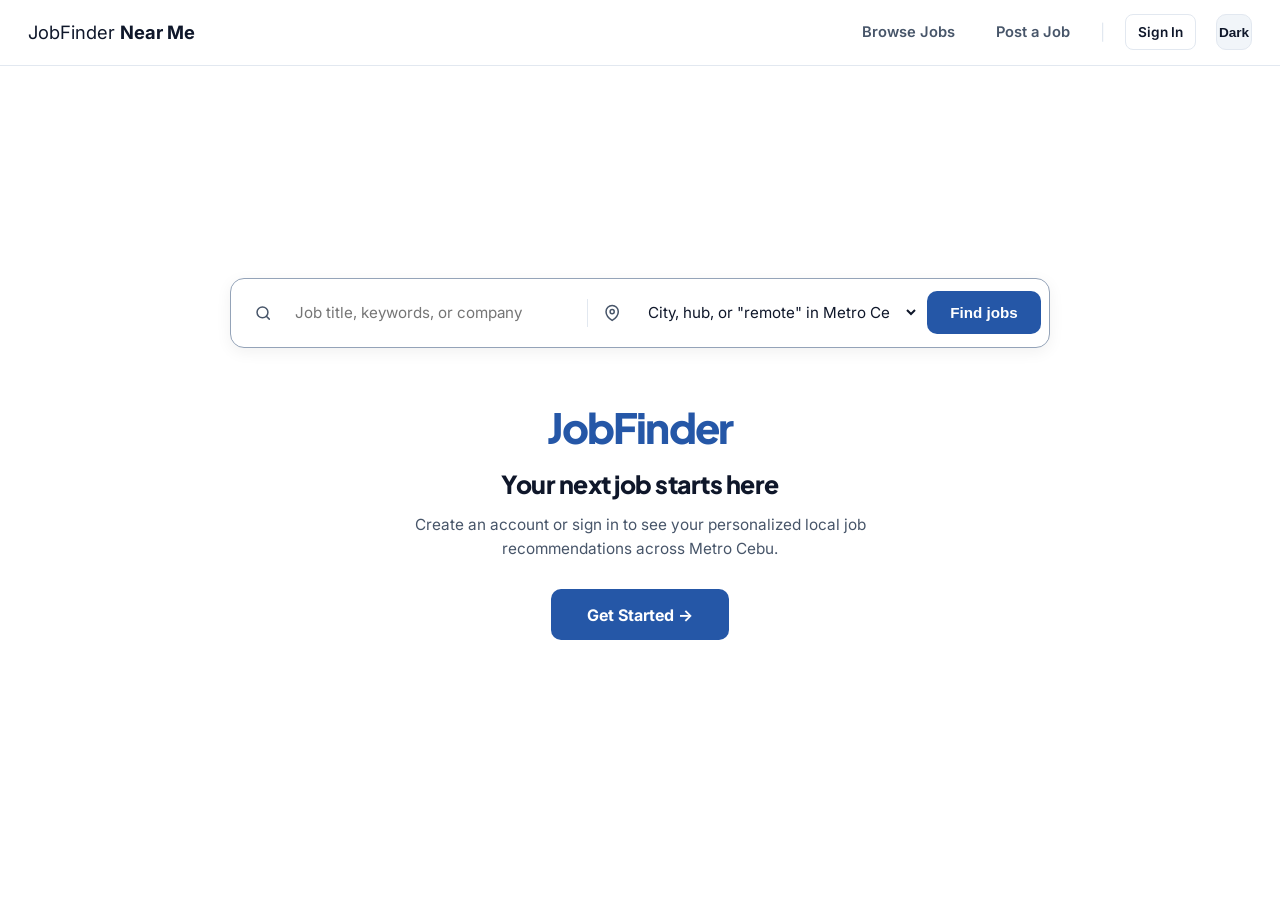
<file: jobfinder_project/landing.html>
<!-- File: landing.html -->
<!DOCTYPE html>
<html lang="en">
<head>
  <meta charset="UTF-8" />
  <meta name="viewport" content="width=device-width, initial-scale=1.0" />
  <title>JobSearch | JobFinder Near Me</title>
  <link rel="icon" href="data:image/svg+xml,<svg xmlns='http://www.w3.org/2000/svg' viewBox='0 0 24 24' fill='%232557a7'><path d='M12 2C8.13 2 5 5.13 5 9c0 5.25 7 13 7 13s7-7.75 7-13c0-3.87-3.13-7-7-7zm0 9.5a2.5 2.5 0 010-5 2.5 2.5 0 010 5z'/></svg>" />
  <link rel="preconnect" href="https://fonts.googleapis.com" />
  <link rel="preconnect" href="https://fonts.gstatic.com" crossorigin />
  <link href="https://fonts.googleapis.com/css2?family=Inter:wght@400;500;600;700&family=Plus+Jakarta+Sans:wght@700;800&display=swap" rel="stylesheet" />
  <link rel="stylesheet" href="css/style.css" />
  <link rel="stylesheet" href="css/components.css" />
  <style>
    html, body {
      min-height: 100vh;
      margin: 0;
      background-color: var(--bg-main, #ffffff);
      font-family: 'Inter', sans-serif;
      display: flex;
      flex-direction: column;
    }
    body.dark-mode {
      background-color: #0f172a !important;
    }
    .landing-main {
      flex: 1;
      display: flex;
      flex-direction: column;
      align-items: center;
      justify-content: center;
      padding: 2rem 1.25rem 5rem;
      max-width: 920px;
      width: 100%;
      margin: 0 auto;
      box-sizing: border-box;
    }
    .search-alert-pill {
      display: inline-flex;
      align-items: center;
      gap: 0.6rem;
      background: #fef2f2;
      border: 1px solid #fecaca;
      color: #991b1b;
      padding: 0.65rem 1.25rem;
      border-radius: 12px;
      font-size: 0.88rem;
      font-weight: 500;
      margin-bottom: 1.5rem;
    }
    .search-alert-pill.hidden {
      display: none;
    }
    .alert-icon {
      display: inline-flex;
      align-items: center;
      justify-content: center;
      width: 18px;
      height: 18px;
      background: #991b1b;
      color: white;
      border-radius: 50%;
      font-size: 0.72rem;
      font-weight: 800;
    }
    .unified-search-bar {
      display: flex;
      align-items: center;
      width: 100%;
      max-width: 820px;
      background: var(--bg-card, #ffffff);
      border: 1px solid #94a3b8;
      border-radius: 14px;
      padding: 0.45rem 0.5rem 0.45rem 1rem;
      box-shadow: 0 4px 16px rgba(0, 0, 0, 0.06);
      margin-bottom: 3rem;
      transition: border-color 0.2s, box-shadow 0.2s;
    }
    .unified-search-bar:focus-within {
      border-color: #2557a7;
      box-shadow: 0 6px 20px rgba(37, 87, 167, 0.12);
    }
    .search-segment {
      display: flex;
      align-items: center;
      gap: 0.65rem;
      flex: 1;
      padding: 0.4rem 0.5rem;
      color: var(--text-secondary);
    }
    .search-segment input,
    .search-segment select {
      width: 100%;
      border: none;
      background: transparent;
      color: var(--text-primary);
      font-family: inherit;
      font-size: 0.95rem;
      outline: none;
    }
    .search-divider {
      width: 1px;
      height: 28px;
      background: var(--border-color, #cbd5e1);
      margin: 0 0.5rem;
    }
    .btn-find-jobs {
      background: #2557a7;
      color: #ffffff;
      border: none;
      padding: 0.8rem 1.45rem;
      border-radius: 10px;
      font-weight: 700;
      font-size: 0.95rem;
      cursor: pointer;
      white-space: nowrap;
      transition: background 0.15s ease;
    }
    .btn-find-jobs:hover {
      background: #1d4ed8;
    }
    .brand-hero {
      text-align: center;
      max-width: 540px;
    }
    .brand-wordmark {
      font-family: 'Plus Jakarta Sans', sans-serif;
      font-size: 2.6rem;
      font-weight: 800;
      color: #2557a7;
      letter-spacing: -0.04em;
      margin-bottom: 0.5rem;
    }
    body.dark-mode .brand-wordmark {
      color: #60a5fa;
    }
    .brand-hero h2 {
      font-family: 'Plus Jakarta Sans', sans-serif;
      font-size: 1.55rem;
      font-weight: 800;
      color: var(--text-primary);
      margin: 0.25rem 0 0.65rem;
      letter-spacing: -0.02em;
    }
    .brand-hero p {
      font-size: 0.96rem;
      color: var(--text-secondary);
      line-height: 1.55;
      margin: 0 auto 1.75rem;
    }
    .btn-get-started {
      display: inline-flex;
      align-items: center;
      justify-content: center;
      gap: 0.5rem;
      background: #2557a7;
      color: #ffffff;
      text-decoration: none;
      font-weight: 700;
      font-size: 1rem;
      padding: 0.85rem 2.25rem;
      border-radius: 10px;
      transition: background 0.15s ease, transform 0.15s ease;
    }
    .btn-get-started:hover {
      background: #1d4ed8;
      transform: translateY(-1px);
    }
    @media (max-width: 680px) {
      .unified-search-bar {
        flex-direction: column;
        align-items: stretch;
        padding: 0.75rem;
        gap: 0.5rem;
      }
      .search-divider {
        width: 100%;
        height: 1px;
        margin: 0.25rem 0;
      }
      .btn-find-jobs {
        width: 100%;
      }
    }
  </style>
</head>
<body>
  <header class="navbar" style="background: transparent; border-bottom: 1px solid var(--border-color); position: relative; z-index: 50;">
    <div class="nav-brand">
      <span class="brand-name">JobFinder <strong>Near Me</strong></span>
    </div>
    <nav class="nav-links" style="display: flex; align-items: center; gap: 1.25rem; position: relative; z-index: 60;">
      <a href="index.html" class="nav-link">Browse Jobs</a>
      <a href="html/employer-portal.html" class="nav-link">Post a Job</a>
      <span style="color: var(--border-color);">|</span>
      
      <!-- Perfectly sized Sign In button matching the dark mode toggle width -->
      <a href="html/login.html" id="sign-in-btn" class="icon-btn" style="font-size: 0.85rem; font-weight: 600; text-decoration: none; display: inline-flex; align-items: center; justify-content: center; padding: 0.4rem 0.75rem; white-space: nowrap; width: auto; border: 1px solid var(--border-color); border-radius: 8px; background: var(--bg-card); color: var(--text-primary); pointer-events: auto; cursor: pointer;">Sign In</a>
      
      <button id="theme-toggle" class="icon-btn" title="Toggle Dark Mode" style="font-size: 0.85rem; font-weight: 600; pointer-events: auto; cursor: pointer; position: relative; z-index: 70;">Dark</button>
    </nav>
  </header>

  <main class="landing-main">
    <div id="search-alert" class="search-alert-pill hidden">
      <span class="alert-icon">!</span>
      <span>Enter a job title or select a Metro Cebu location to start a search</span>
    </div>

    <form id="landing-search-form" class="unified-search-bar">
      <div class="search-segment">
        <svg width="18" height="18" viewBox="0 0 24 24" fill="none" stroke="currentColor" stroke-width="2.2" stroke-linecap="round" stroke-linejoin="round"><circle cx="11" cy="11" r="8"/><line x1="21" y1="21" x2="16.65" y2="16.65"/></svg>
        <input type="text" id="landing-keyword" placeholder="Job title, keywords, or company" />
      </div>

      <div class="search-divider"></div>

      <div class="search-segment">
        <svg width="18" height="18" viewBox="0 0 24 24" fill="none" stroke="currentColor" stroke-width="2.2" stroke-linecap="round" stroke-linejoin="round"><path d="M21 10c0 7-9 13-9 13s-9-6-9-13a9 9 0 0 1 18 0z"/><circle cx="12" cy="10" r="3"/></svg>
        <select id="landing-location">
          <option value="">City, hub, or "remote" in Metro Cebu</option>
          <option value="10.3308,123.9063">Cebu IT Park, Lahug</option>
          <option value="10.3089,124.0016">Mactan Newtown, Lapu-Lapu</option>
          <option value="10.3181,123.9056">Cebu Business Park (Ayala)</option>
          <option value="10.3333,123.9333">Mandaue City Centro</option>
          <option value="10.3236,123.9794">MEPZ 1, Lapu-Lapu</option>
        </select>
      </div>

      <button type="submit" class="btn-find-jobs">Find jobs</button>
    </form>

    <div class="brand-hero">
      <div class="brand-wordmark">JobFinder</div>
      <h2>Your next job starts here</h2>
      <p>Create an account or sign in to see your personalized local job recommendations across Metro Cebu.</p>
      <a href="html/login.html" class="btn-get-started">Get Started &rarr;</a>
    </div>
  </main>

  <script src="js/core/storage.js"></script>
  <script>
    if (localStorage.getItem("jf_user_profile")) {
      window.location.href = "index.html";
    }

    const themeBtn = document.getElementById("theme-toggle");
    const isStoredDark = (window.SavedStorage && SavedStorage.getTheme() === "dark") || localStorage.getItem("jf_theme") === "dark";
    if (isStoredDark) {
      document.documentElement.classList.add("dark-mode");
      document.body.classList.add("dark-mode");
      themeBtn.textContent = "Light";
    } else {
      themeBtn.textContent = "Dark";
    }
    themeBtn.addEventListener("click", () => {
      const isDark = document.documentElement.classList.toggle("dark-mode");
      document.body.classList.toggle("dark-mode", isDark);
      const themeVal = isDark ? "dark" : "light";
      if (window.SavedStorage) SavedStorage.setTheme(themeVal);
      localStorage.setItem("jf_theme", themeVal);
      themeBtn.textContent = isDark ? "Light" : "Dark";
    });

    document.getElementById("landing-search-form").addEventListener("submit", (e) => {
      e.preventDefault();
      const keyword = document.getElementById("landing-keyword").value.trim();
      const location = document.getElementById("landing-location").value;
      const alertBox = document.getElementById("search-alert");

      if (!keyword && !location) {
        alertBox.classList.remove("hidden");
        return;
      }

      alertBox.classList.add("hidden");
      const params = new URLSearchParams();
      if (keyword) params.set("q", keyword);
      if (location) params.set("loc", location);
      window.location.href = "index.html?" + params.toString();
    });
  </script>
</body>
</html>
</file>
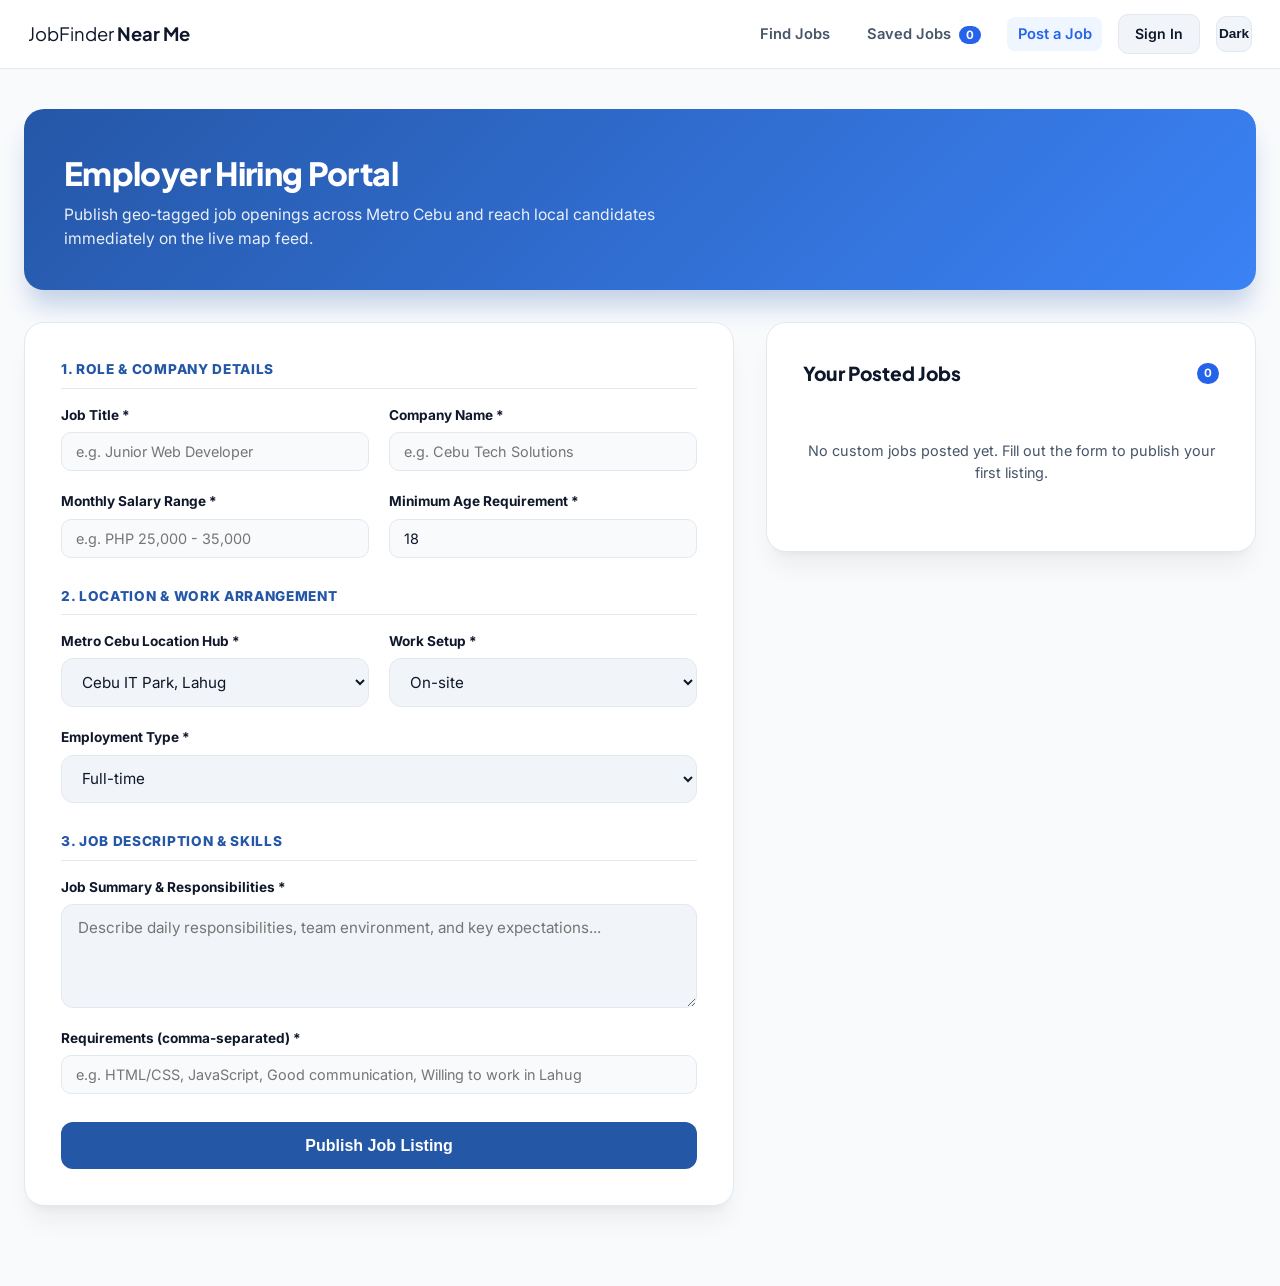
<file: jobfinder_project/html/employer-portal.html>
<!-- File: html/employer-portal.html -->
<!DOCTYPE html>
<html lang="en">
<head>
  <meta charset="UTF-8" />
  <meta name="viewport" content="width=device-width, initial-scale=1.0" />
  <title>Post a Job — JobFinder Near Me</title>
  <link rel="icon" href="data:image/svg+xml,<svg xmlns='http://www.w3.org/2000/svg' viewBox='0 0 24 24' fill='%232557a7'><path d='M12 2C8.13 2 5 5.13 5 9c0 5.25 7 13 7 13s7-7.75 7-13c0-3.87-3.13-7-7-7zm0 9.5a2.5 2.5 0 010-5 2.5 2.5 0 010 5z'/></svg>" />
  <link rel="preconnect" href="https://fonts.googleapis.com" />
  <link rel="preconnect" href="https://fonts.gstatic.com" crossorigin />
  <link href="https://fonts.googleapis.com/css2?family=Inter:wght@400;500;600&family=Plus+Jakarta+Sans:wght@600;700;800&display=swap" rel="stylesheet" />
  <link rel="stylesheet" href="../css/style.css" />
  <link rel="stylesheet" href="../css/components.css" />
  <style>
    :root {
      --primary-gradient: linear-gradient(135deg, #2557a7 0%, #3b82f6 100%);
      --shadow-elevation: 0 20px 25px -5px rgba(0, 0, 0, 0.05), 0 8px 10px -6px rgba(0, 0, 0, 0.05);
    }
    html, body {
      min-height: 100vh;
      margin: 0;
      background-color: var(--bg-main, #f8fafc);
      font-family: 'Inter', sans-serif;
    }
    html.dark-mode,
    body.dark-mode {
      background-color: #0f172a !important;
    }
    h1, h2, h3, .brand-name {
      font-family: 'Plus Jakarta Sans', sans-serif;
    }
    .portal-hero {
      background: var(--primary-gradient);
      color: white;
      padding: 2.5rem;
      border-radius: 20px;
      margin-bottom: 2rem;
      box-shadow: 0 20px 25px -5px rgba(37, 87, 167, 0.25);
    }
    .portal-hero h1 {
      font-size: 2rem;
      font-weight: 800;
      letter-spacing: -0.02em;
      margin-bottom: 0.4rem;
    }
    .portal-hero p {
      opacity: 0.9;
      font-size: 0.98rem;
      max-width: 600px;
    }
    .portal-grid {
      display: grid;
      grid-template-columns: 1.45fr 1fr;
      gap: 2rem;
      align-items: start;
    }
    @media (max-width: 960px) {
      .portal-grid {
        grid-template-columns: 1fr;
      }
    }
    .form-card {
      background: var(--bg-card);
      border: 1px solid var(--border-color);
      border-radius: 20px;
      padding: 2.25rem;
      box-shadow: var(--shadow-elevation);
    }
    .form-section-title {
      font-size: 0.85rem;
      font-weight: 800;
      text-transform: uppercase;
      letter-spacing: 0.05em;
      color: #2557a7;
      margin-bottom: 1rem;
      padding-bottom: 0.5rem;
      border-bottom: 1px solid var(--border-color);
    }
    body.dark-mode .form-section-title {
      color: #60a5fa;
    }
    .form-row {
      display: grid;
      grid-template-columns: 1fr 1fr;
      gap: 1.25rem;
      margin-bottom: 1.25rem;
    }
    @media (max-width: 600px) {
      .form-row {
        grid-template-columns: 1fr;
      }
    }
    .form-group {
      display: flex;
      flex-direction: column;
      gap: 0.45rem;
      margin-bottom: 1.25rem;
    }
    .form-group label {
      font-size: 0.85rem;
      font-weight: 700;
      color: var(--text-primary);
    }
    .form-control {
      width: 100%;
      padding: 0.8rem 1rem;
      border: 1px solid var(--border-color);
      border-radius: 12px;
      background: var(--bg-subtle);
      color: var(--text-primary);
      font-family: inherit;
      font-size: 0.95rem;
      box-sizing: border-box;
      outline: none;
      transition: border-color 0.2s, box-shadow 0.2s;
    }
    .form-control:focus {
      border-color: #2557a7;
      box-shadow: 0 0 0 3px rgba(37, 87, 167, 0.12);
      background: var(--bg-card);
    }
    .managed-job-item {
      padding: 1.25rem;
      border: 1px solid var(--border-color);
      border-radius: 14px;
      background: var(--bg-subtle);
      margin-bottom: 1rem;
    }
    .toast-banner {
      background: #10b981;
      color: white;
      padding: 1rem 1.25rem;
      border-radius: 12px;
      font-weight: 600;
      margin-bottom: 1.5rem;
    }
    .toast-banner.hidden {
      display: none;
    }
  </style>
</head>
<body>
  <header class="navbar" style="backdrop-filter: blur(10px); background: var(--bg-card); border-bottom: 1px solid var(--border-color);">
    <div class="nav-brand">
      <span class="brand-name">JobFinder <strong>Near Me</strong></span>
    </div>
    <nav class="nav-links" style="display: flex; align-items: center; gap: 1rem;">
      <a href="../index.html" class="nav-link">Find Jobs</a>
      <a href="saved-jobs.html" class="nav-link">
        Saved Jobs <span id="saved-count-badge" class="badge">0</span>
      </a>
      <a href="employer-portal.html" class="nav-link active">Post a Job</a>

      <div id="auth-container" style="display: flex; align-items: center; gap: 0.5rem;">
        <a href="login.html" class="btn-secondary" style="padding: 0.5rem 1rem; border-radius: 10px; font-weight: 600; font-size: 0.88rem; text-decoration: none; display: inline-flex; align-items: center;">Sign In</a>
      </div>

      <button id="theme-toggle" class="icon-btn" title="Toggle Dark Mode" style="font-size: 0.85rem; font-weight: 600; cursor: pointer;">Theme</button>
    </nav>
  </header>

  <main class="container" style="max-width: 1280px; padding: 2.5rem 1.5rem 5rem;">
    <div class="portal-hero">
      <h1>Employer Hiring Portal</h1>
      <p>Publish geo-tagged job openings across Metro Cebu and reach local candidates immediately on the live map feed.</p>
    </div>

    <div id="post-toast" class="toast-banner hidden">
      Job published! Your listing is now live on the main map and job feed.
    </div>

    <div class="portal-grid">
      <div class="form-card">
        <form id="post-job-form">
          <div class="form-section-title">1. Role & Company Details</div>
          <div class="form-row">
            <div class="form-group" style="margin-bottom:0;">
              <label for="job-title">Job Title *</label>
              <input type="text" id="job-title" class="form-control" placeholder="e.g. Junior Web Developer" required />
            </div>
            <div class="form-group" style="margin-bottom:0;">
              <label for="job-company">Company Name *</label>
              <input type="text" id="job-company" class="form-control" placeholder="e.g. Cebu Tech Solutions" required />
            </div>
          </div>

          <div class="form-row">
            <div class="form-group" style="margin-bottom:0;">
              <label for="job-salary">Monthly Salary Range *</label>
              <input type="text" id="job-salary" class="form-control" placeholder="e.g. PHP 25,000 - 35,000" required />
            </div>
            <div class="form-group" style="margin-bottom:0;">
              <label for="job-min-age">Minimum Age Requirement *</label>
              <input type="number" id="job-min-age" class="form-control" value="18" min="15" max="60" required />
            </div>
          </div>

          <div class="form-section-title" style="margin-top: 1.75rem;">2. Location & Work Arrangement</div>
          <div class="form-row">
            <div class="form-group" style="margin-bottom:0;">
              <label for="job-hub">Metro Cebu Location Hub *</label>
              <select id="job-hub" class="form-control">
                <option value="10.3308,123.9063|Cebu IT Park, Lahug">Cebu IT Park, Lahug</option>
                <option value="10.3089,124.0016|Mactan Newtown, Lapu-Lapu">Mactan Newtown, Lapu-Lapu</option>
                <option value="10.3181,123.9056|Cebu Business Park (Ayala)">Cebu Business Park (Ayala)</option>
                <option value="10.3333,123.9333|Mandaue City Centro">Mandaue City Centro</option>
                <option value="10.3236,123.9794|MEPZ 1, Lapu-Lapu">MEPZ 1, Lapu-Lapu</option>
              </select>
            </div>
            <div class="form-group" style="margin-bottom:0;">
              <label for="job-setup">Work Setup *</label>
              <select id="job-setup" class="form-control">
                <option value="onsite">On-site</option>
                <option value="hybrid">Hybrid</option>
                <option value="remote">Remote</option>
              </select>
            </div>
          </div>

          <div class="form-group">
            <label for="job-type">Employment Type *</label>
            <select id="job-type" class="form-control">
              <option value="full-time">Full-time</option>
              <option value="part-time">Part-time</option>
            </select>
          </div>

          <div class="form-section-title" style="margin-top: 1.75rem;">3. Job Description & Skills</div>
          <div class="form-group">
            <label for="job-desc">Job Summary & Responsibilities *</label>
            <textarea id="job-desc" class="form-control" rows="4" placeholder="Describe daily responsibilities, team environment, and key expectations..." required></textarea>
          </div>

          <div class="form-group">
            <label for="job-reqs">Requirements (comma-separated) *</label>
            <input type="text" id="job-reqs" class="form-control" placeholder="e.g. HTML/CSS, JavaScript, Good communication, Willing to work in Lahug" required />
          </div>

          <button type="submit" class="btn-primary" style="width: 100%; padding: 0.9rem; font-size: 1rem; font-weight: 700; border-radius: 12px; margin-top: 0.5rem; background: #2557a7;">Publish Job Listing</button>
        </form>
      </div>

      <div class="form-card" style="position: sticky; top: 1.5rem;">
        <div style="display: flex; justify-content: space-between; align-items: center; margin-bottom: 1.25rem;">
          <h2 style="font-size: 1.2rem; font-weight: 800; margin: 0;">Your Posted Jobs</h2>
          <span id="custom-count" class="badge">0</span>
        </div>
        <div id="managed-jobs-list"></div>
      </div>
    </div>
  </main>

  <script src="../js/core/utils.js"></script>
  <script src="../js/core/storage.js"></script>
  <script src="../js/core/auth.js"></script>
  <script>
    document.addEventListener("DOMContentLoaded", () => {
      const badge = document.getElementById("saved-count-badge");
      if (badge && window.SavedStorage) {
        badge.textContent = Object.keys(SavedStorage.load()).length;
      }

      // Theme toggle initialization and handler
      const themeBtn = document.getElementById("theme-toggle");
      const isStoredDark = (window.SavedStorage && SavedStorage.getTheme() === "dark") || localStorage.getItem("jf_theme") === "dark";
      
      if (isStoredDark) {
        document.documentElement.classList.add("dark-mode");
        document.body.classList.add("dark-mode");
        themeBtn.textContent = "Light";
      } else {
        themeBtn.textContent = "Dark";
      }

      themeBtn.addEventListener("click", () => {
        const isDark = document.documentElement.classList.toggle("dark-mode");
        document.body.classList.toggle("dark-mode", isDark);
        const themeVal = isDark ? "dark" : "light";
        if (window.SavedStorage && SavedStorage.setTheme) {
          SavedStorage.setTheme(themeVal);
        }
        localStorage.setItem("jf_theme", themeVal);
        themeBtn.textContent = isDark ? "Light" : "Dark";
      });

      function renderCustomJobs() {
        const listEl = document.getElementById("managed-jobs-list");
        const countEl = document.getElementById("custom-count");
        const customJobs = window.SavedStorage ? SavedStorage.loadCustomJobs() : [];
        countEl.textContent = customJobs.length;

        if (!customJobs.length) {
          listEl.innerHTML = `<p style="color: var(--text-secondary); font-size: 0.9rem; text-align: center; padding: 2rem 0;">No custom jobs posted yet. Fill out the form to publish your first listing.</p>`;
          return;
        }

        listEl.innerHTML = customJobs.map((job) => `
          <div class="managed-job-item">
            <div style="display:flex; justify-content:space-between; align-items:flex-start; gap:0.5rem;">
              <div>
                <h4 style="font-weight: 800; font-size: 1rem; margin-bottom: 2px;">${job.title}</h4>
                <div style="font-size: 0.82rem; color: var(--text-secondary);">${job.company} &bull; ${job.locationName}</div>
              </div>
              <button class="delete-custom-btn" data-id="${job.id}" style="background:none; border:none; color:#dc2626; font-weight:700; cursor:pointer; font-size:0.85rem;" title="Delete Listing">Delete</button>
            </div>
            <div style="margin-top: 0.65rem; display: flex; gap: 0.5rem; flex-wrap: wrap;">
              <span style="font-size: 0.75rem; font-weight: 700; background: var(--accent-soft); color: var(--accent); padding: 2px 8px; border-radius: 6px;">${job.salary}</span>
              <span style="font-size: 0.75rem; font-weight: 600; background: var(--bg-card); border: 1px solid var(--border-color); padding: 2px 8px; border-radius: 6px;">${job.setup}</span>
            </div>
          </div>
        `).join("");

        listEl.querySelectorAll(".delete-custom-btn").forEach((btn) => {
          btn.addEventListener("click", (e) => {
            const id = e.currentTarget.dataset.id;
            if (window.SavedStorage && SavedStorage.deleteCustomJob) {
              SavedStorage.deleteCustomJob(id);
            } else {
              const remaining = customJobs.filter((j) => String(j.id) !== String(id));
              localStorage.setItem("jobfinder_custom_jobs", JSON.stringify(remaining));
            }
            renderCustomJobs();
          });
        });
      }

      document.getElementById("post-job-form").addEventListener("submit", (e) => {
        e.preventDefault();
        const [coordsStr, locationName] = document.getElementById("job-hub").value.split("|");
        const [lat, lng] = coordsStr.split(",").map(Number);

        const newJob = {
          id: "custom-" + Date.now(),
          title: document.getElementById("job-title").value.trim(),
          company: document.getElementById("job-company").value.trim(),
          salary: document.getElementById("job-salary").value.trim(),
          minAge: Number(document.getElementById("job-min-age").value) || 18,
          lat: lat + (Math.random() - 0.5) * 0.004,
          lng: lng + (Math.random() - 0.5) * 0.004,
          locationName,
          setup: document.getElementById("job-setup").value,
          type: document.getElementById("job-type").value,
          postedAt: "Just now",
          description: document.getElementById("job-desc").value.trim(),
          requirements: document.getElementById("job-reqs").value.split(",").map((s) => s.trim()).filter(Boolean)
        };

        if (window.SavedStorage && SavedStorage.addCustomJob) {
          SavedStorage.addCustomJob(newJob);
        } else {
          const existing = JSON.parse(localStorage.getItem("jobfinder_custom_jobs") || "[]");
          existing.unshift(newJob);
          localStorage.setItem("jobfinder_custom_jobs", JSON.stringify(existing));
        }

        e.target.reset();
        renderCustomJobs();

        const toast = document.getElementById("post-toast");
        toast.classList.remove("hidden");
        setTimeout(() => toast.classList.add("hidden"), 4000);
      });

      renderCustomJobs();
    });
  </script>
</body>
</html>
</file>
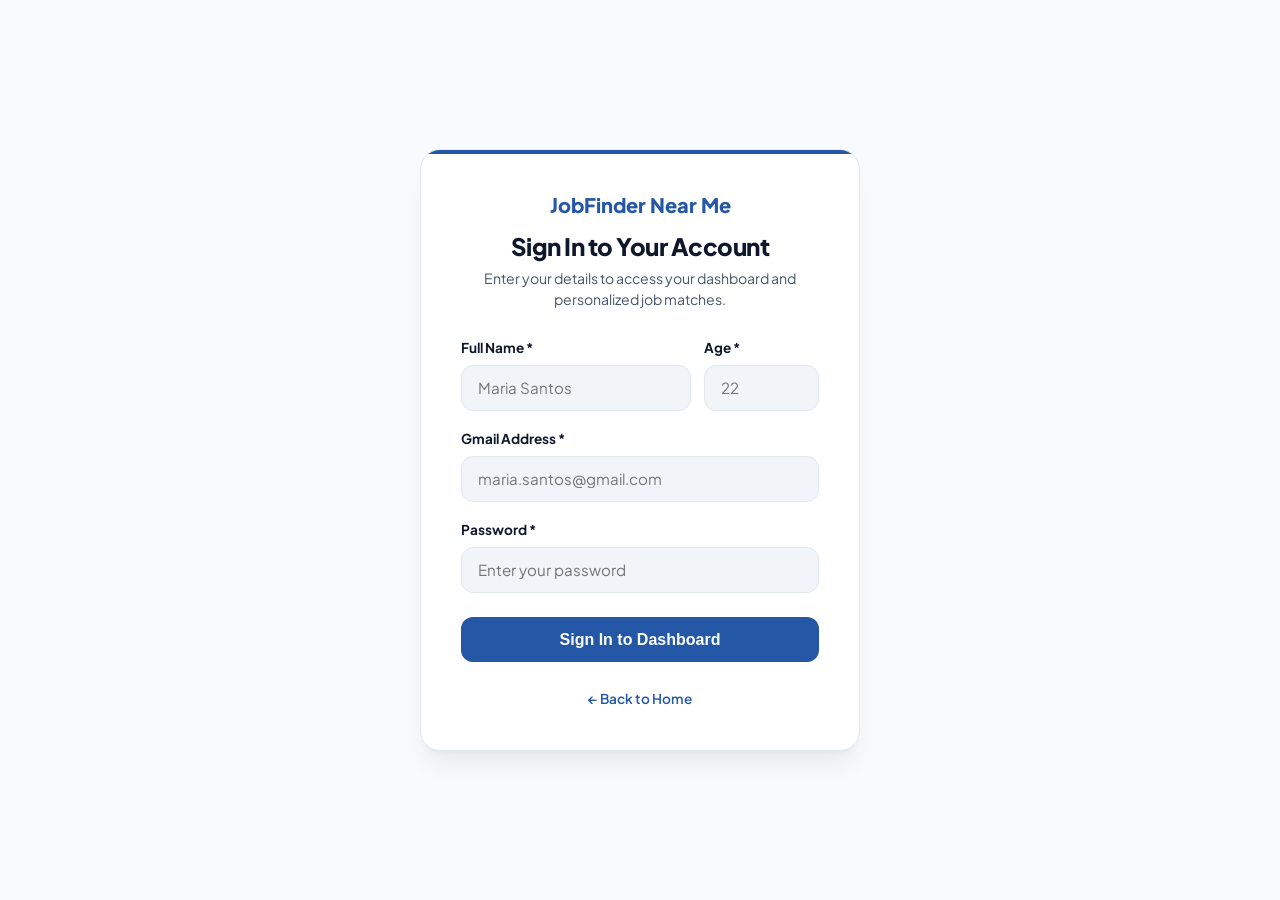
<file: jobfinder_project/html/login.html>
<!-- File: html/login.html -->
<!DOCTYPE html>
<html lang="en">
<head>
  <meta charset="UTF-8" />
  <meta name="viewport" content="width=device-width, initial-scale=1.0" />
  <title>Sign In — JobFinder Near Me</title>
  <link rel="icon" href="data:image/svg+xml,<svg xmlns='http://www.w3.org/2000/svg' viewBox='0 0 24 24' fill='%232557a7'><path d='M12 2C8.13 2 5 5.13 5 9c0 5.25 7 13 7 13s7-7.75 7-13c0-3.87-3.13-7-7-7zm0 9.5a2.5 2.5 0 010-5 2.5 2.5 0 010 5z'/></svg>" />
  <link rel="preconnect" href="https://fonts.googleapis.com" />
  <link rel="preconnect" href="https://fonts.gstatic.com" crossorigin />
  <link href="https://fonts.googleapis.com/css2?family=Inter:wght@400;500;600&family=Plus+Jakarta+Sans:wght@600;700;800&display=swap" rel="stylesheet" />
  <link rel="stylesheet" href="../css/style.css" />
  <link rel="stylesheet" href="../css/components.css" />
  <style>
    html, body {
      width: 100%;
      max-width: 100% !important;
      min-height: 100vh;
      margin: 0 !important;
      background-color: var(--bg-main, #f8fafc);
    }
    html.dark-mode,
    body.dark-mode {
      background-color: #0f172a !important;
    }
    body {
      display: flex;
      flex-direction: column;
      justify-content: center;
      align-items: center;
      padding: 1.5rem;
      box-sizing: border-box;
    }
    .login-card {
      width: 100%;
      max-width: 440px;
      background: var(--bg-card);
      border: 1px solid var(--border-color);
      border-radius: 20px;
      padding: 2.5rem;
      box-shadow: 0 20px 25px -5px rgba(0, 0, 0, 0.05), 0 8px 10px -6px rgba(0, 0, 0, 0.05);
      position: relative;
      overflow: hidden;
    }
    .login-card::before {
      content: "";
      position: absolute;
      top: 0;
      left: 0;
      right: 0;
      height: 4px;
      background: #2557a7;
    }
    .field-group {
      display: flex;
      flex-direction: column;
      gap: 0.4rem;
    }
    .field-group label {
      font-size: 0.85rem;
      font-weight: 700;
      color: var(--text-primary);
    }
    .field-group input {
      width: 100%;
      padding: 0.8rem 1rem;
      border: 1px solid var(--border-color);
      border-radius: 12px;
      background: var(--bg-subtle);
      color: var(--text-primary);
      font-family: inherit;
      font-size: 0.95rem;
      box-sizing: border-box;
      outline: none;
      transition: border-color 0.2s, box-shadow 0.2s;
    }
    .field-group input:focus {
      border-color: #2557a7;
      box-shadow: 0 0 0 3px rgba(37, 87, 167, 0.12);
      background: var(--bg-card);
    }
    .row-2col {
      display: grid;
      grid-template-columns: 2fr 1fr;
      gap: 0.85rem;
    }
  </style>
</head>
<body>
  <div class="login-card">
    <div style="text-align: center; margin-bottom: 1.75rem;">
      <div style="font-family: 'Plus Jakarta Sans', sans-serif; font-weight: 800; font-size: 1.25rem; color: #2557a7; margin-bottom: 0.5rem;">JobFinder Near Me</div>
      <h1 style="font-size: 1.5rem; font-weight: 800; color: var(--text-primary); letter-spacing: -0.02em;">Sign In to Your Account</h1>
      <p style="font-size: 0.88rem; color: var(--text-secondary); margin-top: 4px;">Enter your details to access your dashboard and personalized job matches.</p>
    </div>

    <form id="standalone-login-form" style="display: flex; flex-direction: column; gap: 1.1rem;">
      <div class="row-2col">
        <div class="field-group">
          <label for="login-name">Full Name *</label>
          <input type="text" id="login-name" placeholder="Maria Santos" required />
        </div>

        <div class="field-group">
          <label for="login-age">Age *</label>
          <input type="number" id="login-age" placeholder="22" min="15" max="75" required />
        </div>
      </div>

      <div class="field-group">
        <label for="login-gmail">Gmail Address *</label>
        <input type="email" id="login-gmail" placeholder="maria.santos@gmail.com" pattern=".+@gmail\.com$" title="Please enter a valid @gmail.com address" required />
      </div>

      <div class="field-group">
        <label for="login-password">Password *</label>
        <input type="password" id="login-password" placeholder="Enter your password" minlength="6" required />
      </div>

      <button type="submit" class="btn-primary" style="width: 100%; padding: 0.85rem; border-radius: 12px; font-weight: 700; font-size: 1rem; margin-top: 0.4rem; background: #2557a7;">Sign In to Dashboard</button>
    </form>

    <div style="text-align: center; margin-top: 1.5rem;">
      <a href="../landing.html" style="font-size: 0.85rem; font-weight: 600; color: #2557a7; text-decoration: none;">&larr; Back to Home</a>
    </div>
  </div>

  <script src="../js/core/storage.js"></script>
  <script>
    const isStoredDark = (window.SavedStorage && SavedStorage.getTheme() === "dark") || localStorage.getItem("jf_theme") === "dark";
    if (isStoredDark) {
      document.documentElement.classList.add("dark-mode");
      document.body.classList.add("dark-mode");
    }

    document.getElementById("standalone-login-form").addEventListener("submit", (e) => {
      e.preventDefault();
      const name = document.getElementById("login-name").value.trim();
      const age = Number(document.getElementById("login-age").value);
      const email = document.getElementById("login-gmail").value.trim();
      const password = document.getElementById("login-password").value;

      if (name && age && email && password) {
        localStorage.setItem(
          "jf_user_profile",
          JSON.stringify({ name, age, email })
        );
        window.location.href = "../index.html";
      }
    });
  </script>
</body>
</html>
</file>
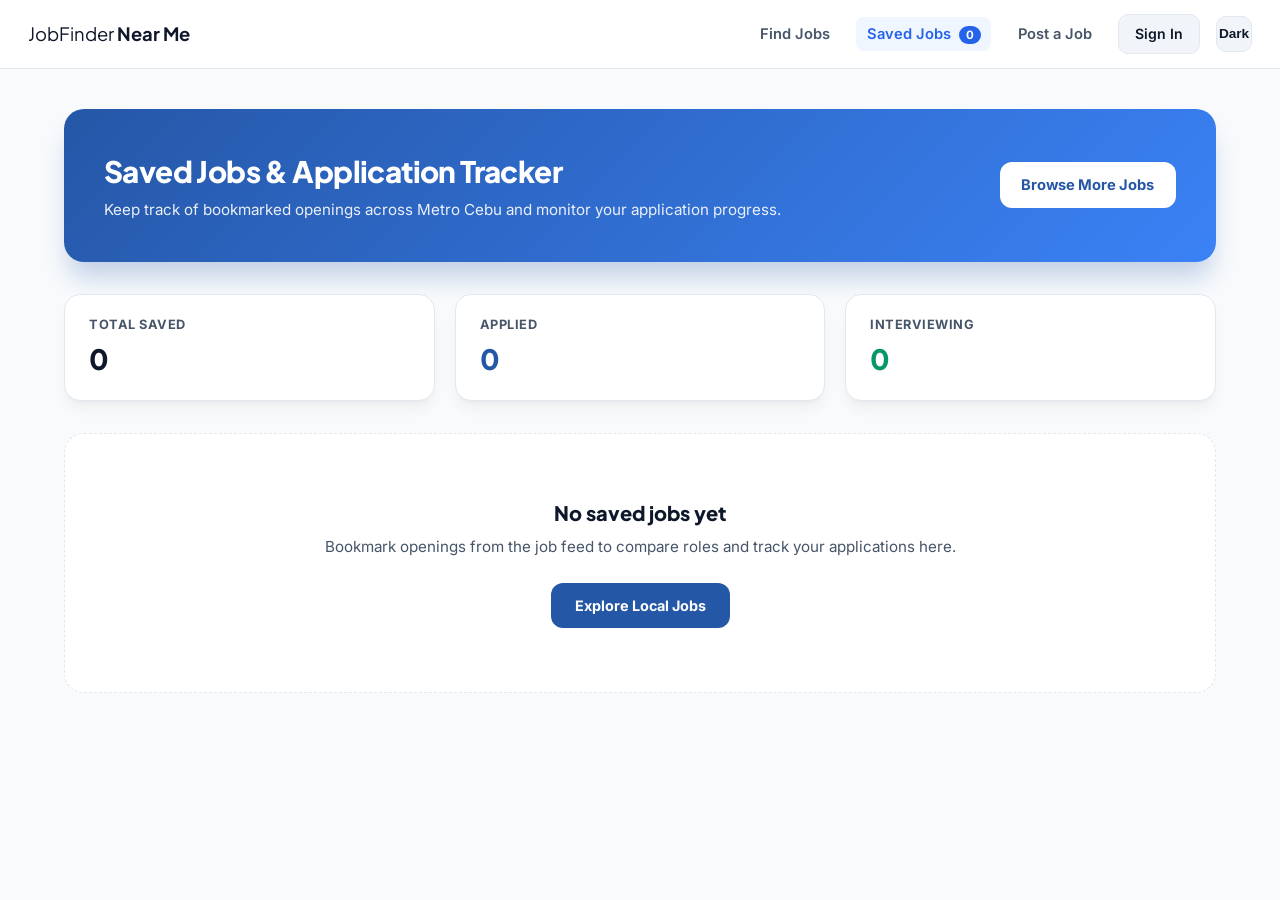
<file: jobfinder_project/html/saved-jobs.html>
<!-- File: html/saved-jobs.html -->
<!DOCTYPE html>
<html lang="en">
<head>
  <meta charset="UTF-8" />
  <meta name="viewport" content="width=device-width, initial-scale=1.0" />
  <title>Saved Jobs & Applications — JobFinder Near Me</title>
  <link rel="icon" href="data:image/svg+xml,<svg xmlns='http://www.w3.org/2000/svg' viewBox='0 0 24 24' fill='%232557a7'><path d='M12 2C8.13 2 5 5.13 5 9c0 5.25 7 13 7 13s7-7.75 7-13c0-3.87-3.13-7-7-7zm0 9.5a2.5 2.5 0 010-5 2.5 2.5 0 010 5z'/></svg>" />
  <link rel="preconnect" href="https://fonts.googleapis.com" />
  <link rel="preconnect" href="https://fonts.gstatic.com" crossorigin />
  <link href="https://fonts.googleapis.com/css2?family=Inter:wght@400;500;600&family=Plus+Jakarta+Sans:wght@600;700;800&display=swap" rel="stylesheet" />
  <link rel="stylesheet" href="../css/style.css" />
  <link rel="stylesheet" href="../css/components.css" />
  <style>
    :root {
      --primary-gradient: linear-gradient(135deg, #2557a7 0%, #3b82f6 100%);
      --shadow-elevation: 0 10px 15px -3px rgba(0, 0, 0, 0.05), 0 4px 6px -4px rgba(0, 0, 0, 0.05);
    }
    html, body {
      min-height: 100vh;
      margin: 0;
      background-color: var(--bg-main, #f8fafc);
      font-family: 'Inter', sans-serif;
    }
    html.dark-mode,
    body.dark-mode {
      background-color: #0f172a !important;
    }
    h1, h2, h3, .brand-name {
      font-family: 'Plus Jakarta Sans', sans-serif;
    }
    .verified-badge,
    .badge-verified,
    [class*="verified"] {
      display: none !important;
    }
    .page-header-card {
      background: var(--primary-gradient);
      color: white;
      padding: 2.5rem;
      border-radius: 20px;
      margin-bottom: 2rem;
      box-shadow: 0 20px 25px -5px rgba(37, 87, 167, 0.25);
      display: flex;
      justify-content: space-between;
      align-items: center;
      flex-wrap: wrap;
      gap: 1.5rem;
    }
    .page-header-card h1 {
      font-size: 1.85rem;
      font-weight: 800;
      letter-spacing: -0.02em;
      margin-bottom: 0.35rem;
    }
    .page-header-card p {
      opacity: 0.9;
      font-size: 0.95rem;
    }
    .stats-row {
      display: grid;
      grid-template-columns: repeat(auto-fit, minmax(220px, 1fr));
      gap: 1.25rem;
      margin-bottom: 2rem;
    }
    .stat-box {
      background: var(--bg-card);
      border: 1px solid var(--border-color);
      border-radius: 16px;
      padding: 1.25rem 1.5rem;
      box-shadow: var(--shadow-elevation);
    }
    .stat-label {
      font-size: 0.8rem;
      font-weight: 700;
      text-transform: uppercase;
      letter-spacing: 0.04em;
      color: var(--text-secondary);
    }
    .stat-value {
      font-size: 1.75rem;
      font-weight: 800;
      color: var(--text-primary);
      margin-top: 0.25rem;
      font-family: 'Plus Jakarta Sans', sans-serif;
    }
    .saved-grid {
      display: grid;
      grid-template-columns: repeat(auto-fill, minmax(360px, 1fr));
      gap: 1.5rem;
    }
    .tracker-card {
      background: var(--bg-card);
      border: 1px solid var(--border-color);
      border-radius: 18px;
      padding: 1.5rem;
      box-shadow: var(--shadow-elevation);
      display: flex;
      flex-direction: column;
      justify-content: space-between;
      gap: 1.25rem;
    }
    .status-select {
      padding: 0.45rem 0.75rem;
      border-radius: 10px;
      border: 1px solid var(--border-color);
      background: var(--bg-subtle);
      color: var(--text-primary);
      font-family: inherit;
      font-weight: 600;
      font-size: 0.85rem;
      cursor: pointer;
      outline: none;
    }
  </style>
</head>
<body>
  <header class="navbar" style="backdrop-filter: blur(10px); background: var(--bg-card); border-bottom: 1px solid var(--border-color);">
    <div class="nav-brand">
      <span class="brand-name">JobFinder <strong>Near Me</strong></span>
    </div>
    <nav class="nav-links" style="display: flex; align-items: center; gap: 1rem;">
      <a href="../index.html" class="nav-link">Find Jobs</a>
      <a href="saved-jobs.html" class="nav-link active">
        Saved Jobs <span id="saved-count-badge" class="badge">0</span>
      </a>
      <a href="employer-portal.html" class="nav-link">Post a Job</a>

      <div id="auth-container" style="display: flex; align-items: center; gap: 0.5rem;">
        <a href="login.html" class="btn-secondary" style="padding: 0.5rem 1rem; border-radius: 10px; font-weight: 600; font-size: 0.88rem; text-decoration: none; display: inline-flex; align-items: center;">Sign In</a>
      </div>

      <button id="theme-toggle" class="icon-btn" title="Toggle Dark Mode" style="font-size: 0.85rem; font-weight: 600;">Theme</button>
    </nav>
  </header>

  <main class="container" style="max-width: 1200px; padding: 2.5rem 1.5rem 5rem;">
    <div class="page-header-card">
      <div>
        <h1>Saved Jobs & Application Tracker</h1>
        <p>Keep track of bookmarked openings across Metro Cebu and monitor your application progress.</p>
      </div>
      <a href="../index.html" style="background: white; color: #2557a7; padding: 0.75rem 1.35rem; border-radius: 12px; font-weight: 700; text-decoration: none; font-size: 0.92rem;">Browse More Jobs</a>
    </div>

    <div class="stats-row">
      <div class="stat-box">
        <div class="stat-label">Total Saved</div>
        <div class="stat-value" id="stat-total">0</div>
      </div>
      <div class="stat-box">
        <div class="stat-label">Applied</div>
        <div class="stat-value" id="stat-applied" style="color: #2557a7;">0</div>
      </div>
      <div class="stat-box">
        <div class="stat-label">Interviewing</div>
        <div class="stat-value" id="stat-interview" style="color: #059669;">0</div>
      </div>
    </div>

    <div id="saved-jobs-container" class="saved-grid"></div>
  </main>

  <script src="../js/core/utils.js"></script>
  <script src="../js/core/storage.js"></script>
  <script src="../js/core/api.js"></script>
  <script src="../js/core/auth.js"></script>
  <script>
    document.addEventListener("DOMContentLoaded", () => {
      // Theme Sync
      const themeBtn = document.getElementById("theme-toggle");
      const isStoredDark = (window.SavedStorage && SavedStorage.getTheme && SavedStorage.getTheme() === "dark") || localStorage.getItem("jf_theme") === "dark";
      if (isStoredDark) {
        document.documentElement.classList.add("dark-mode");
        document.body.classList.add("dark-mode");
        themeBtn.textContent = "Light";
      } else {
        themeBtn.textContent = "Dark";
      }

      themeBtn.addEventListener("click", () => {
        const isDark = document.documentElement.classList.toggle("dark-mode");
        document.body.classList.toggle("dark-mode", isDark);
        const themeVal = isDark ? "dark" : "light";
        if (window.SavedStorage && SavedStorage.setTheme) SavedStorage.setTheme(themeVal);
        localStorage.setItem("jf_theme", themeVal);
        themeBtn.textContent = isDark ? "Light" : "Dark";
      });

      function renderSavedJobs() {
        const savedMap = window.SavedStorage ? SavedStorage.load() : {};
        const savedIds = Object.keys(savedMap);

        const badge = document.getElementById("saved-count-badge");
        if (badge) badge.textContent = savedIds.length;

        // Fetch jobs using your exact JobAPI.fetchJobs() method
        const allJobs = window.JobAPI && typeof JobAPI.fetchJobs === "function" ? JobAPI.fetchJobs() : [];
        const jobMap = new Map();
        allJobs.forEach((job) => {
          if (job && job.id !== undefined) jobMap.set(String(job.id), job);
        });

        const savedJobs = savedIds.map((id) => jobMap.get(String(id))).filter(Boolean);

        let appliedCount = 0;
        let interviewCount = 0;
        savedIds.forEach((id) => {
          const st = savedMap[id];
          if (st === "Applied") appliedCount++;
          if (st === "Interviewing") interviewCount++;
        });

        document.getElementById("stat-total").textContent = savedJobs.length;
        document.getElementById("stat-applied").textContent = appliedCount;
        document.getElementById("stat-interview").textContent = interviewCount;

        const container = document.getElementById("saved-jobs-container");
        if (!savedJobs.length) {
          container.innerHTML = `
            <div style="grid-column: 1 / -1; text-align: center; padding: 4rem 1.5rem; background: var(--bg-card); border: 1px dashed var(--border-color); border-radius: 20px;">
              <h3 style="font-size: 1.25rem; font-weight: 800; color: var(--text-primary); margin-bottom: 0.5rem;">No saved jobs yet</h3>
              <p style="color: var(--text-secondary); font-size: 0.95rem; margin-bottom: 1.5rem;">Bookmark openings from the job feed to compare roles and track your applications here.</p>
              <a href="../index.html" class="btn-primary" style="text-decoration: none; padding: 0.75rem 1.5rem; border-radius: 12px; font-weight: 700; background: #2557a7;">Explore Local Jobs</a>
            </div>
          `;
          return;
        }

        container.innerHTML = savedJobs.map((job) => {
          const currentStatus = savedMap[job.id] && savedMap[job.id] !== "saved" ? savedMap[job.id] : "Bookmarked";
          return `
            <div class="tracker-card">
              <div>
                <div style="display: flex; justify-content: space-between; align-items: flex-start; gap: 1rem;">
                  <div>
                    <h3 style="font-size: 1.15rem; font-weight: 800; color: var(--text-primary); margin-bottom: 0.25rem;">${job.title}</h3>
                    <div style="font-size: 0.9rem; font-weight: 600; color: var(--text-secondary);">${job.company} &bull; ${job.locationName || job.location || "Metro Cebu"}</div>
                  </div>
                  <button class="remove-saved-btn" data-id="${job.id}" style="background: none; border: none; color: #dc2626; font-size: 0.82rem; font-weight: 700; cursor: pointer;">Remove</button>
                </div>

                <div style="display: flex; gap: 0.5rem; flex-wrap: wrap; margin-top: 1rem;">
                  <span style="background: var(--bg-subtle); border: 1px solid var(--border-color); padding: 4px 10px; border-radius: 8px; font-size: 0.8rem; font-weight: 600;">${job.setup || "Onsite"}</span>
                  <span style="background: var(--bg-subtle); border: 1px solid var(--border-color); padding: 4px 10px; border-radius: 8px; font-size: 0.8rem; font-weight: 600;">${job.type || "Full-time"}</span>
                  <span style="background: var(--accent-soft); color: var(--accent); padding: 4px 10px; border-radius: 8px; font-size: 0.8rem; font-weight: 700;">${job.salaryMin ? `PHP ${job.salaryMin.toLocaleString()} - ${job.salaryMax.toLocaleString()}` : (job.salary || "Competitive")}</span>
                </div>
              </div>

              <div style="display: flex; justify-content: space-between; align-items: center; padding-top: 1rem; border-top: 1px solid var(--border-color);">
                <label style="font-size: 0.82rem; font-weight: 700; color: var(--text-secondary);">Status:</label>
                <select class="status-select" data-id="${job.id}">
                  <option value="Bookmarked" ${currentStatus === "Bookmarked" ? "selected" : ""}>Bookmarked</option>
                  <option value="Applied" ${currentStatus === "Applied" ? "selected" : ""}>Applied</option>
                  <option value="Interviewing" ${currentStatus === "Interviewing" ? "selected" : ""}>Interviewing</option>
                  <option value="Offer Received" ${currentStatus === "Offer Received" ? "selected" : ""}>Offer Received</option>
                </select>
              </div>
            </div>
          `;
        }).join("");

        container.querySelectorAll(".status-select").forEach((sel) => {
          sel.addEventListener("change", (e) => {
            const id = e.target.dataset.id;
            const val = e.target.value;
            if (window.SavedStorage) {
              SavedStorage.setStatus(id, val === "Bookmarked" ? "saved" : val);
              renderSavedJobs();
            }
          });
        });

        container.querySelectorAll(".remove-saved-btn").forEach((btn) => {
          btn.addEventListener("click", (e) => {
            const id = e.target.dataset.id;
            if (window.SavedStorage) {
              SavedStorage.setStatus(id, null);
              renderSavedJobs();
            }
          });
        });
      }

      renderSavedJobs();
    });
  </script>
</body>
</html>
</file>
<file: jobfinder_project/css/style.css>
/* File: css/style.css */
:root {
  --bg-page: #f8fafc;
  --bg-card: #ffffff;
  --bg-subtle: #f1f5f9;
  --text-primary: #0f172a;
  --text-secondary: #475569;
  --text-muted: #64748b;
  --border-color: #e2e8f0;
  --accent: #2563eb;
  --accent-hover: #1d4ed8;
  --accent-soft: #eff6ff;
  --shadow-sm: 0 1px 3px rgba(15, 23, 42, 0.06);
  --shadow-md: 0 8px 24px rgba(15, 23, 42, 0.08);
  --radius-md: 12px;
  --radius-lg: 16px;
}

body.dark-mode {
  --bg-page: #0b1120;
  --bg-card: #1e293b;
  --bg-subtle: #0f172a;
  --text-primary: #f8fafc;
  --text-secondary: #cbd5e1;
  --text-muted: #94a3b8;
  --border-color: #334155;
  --accent: #3b82f6;
  --accent-hover: #60a5fa;
  --accent-soft: rgba(59, 130, 246, 0.15);
  --shadow-sm: 0 1px 3px rgba(0, 0, 0, 0.35);
  --shadow-md: 0 8px 24px rgba(0, 0, 0, 0.45);
}

* {
  box-sizing: border-box;
  margin: 0;
  padding: 0;
}

html.dark-mode,
body.dark-mode {
  background-color: var(--bg-page);
  color: var(--text-primary);
}

body {
  font-family: "Plus Jakarta Sans", "Inter", system-ui, -apple-system, sans-serif;
  background-color: var(--bg-page);
  color: var(--text-primary);
  line-height: 1.5;
  transition: background-color 0.2s ease, color 0.2s ease;
}

.container {
  max-width: 1280px;
  margin: 0 auto;
  padding: 0 1.25rem;
}

/* Top Navigation */
.navbar {
  background: var(--bg-card);
  border-bottom: 1px solid var(--border-color);
  padding: 0.9rem 1.75rem;
  display: flex;
  justify-content: space-between;
  align-items: center;
  position: sticky;
  top: 0;
  z-index: 50;
}

.nav-brand {
  display: flex;
  align-items: center;
  gap: 0.5rem;
  font-size: 1.15rem;
  color: var(--text-primary);
}

.nav-links {
  display: flex;
  align-items: center;
  gap: 1.25rem;
}

.nav-link {
  text-decoration: none;
  color: var(--text-secondary);
  font-weight: 600;
  font-size: 0.92rem;
  padding: 0.4rem 0.65rem;
  border-radius: 8px;
  transition: all 0.15s ease;
}

.nav-link:hover,
.nav-link.active {
  color: var(--accent);
  background: var(--accent-soft);
}

.badge {
  background: var(--accent);
  color: #fff;
  font-size: 0.72rem;
  font-weight: 700;
  padding: 2px 7px;
  border-radius: 999px;
  margin-left: 4px;
}

.icon-btn {
  background: var(--bg-subtle);
  border: 1px solid var(--border-color);
  color: var(--text-primary);
  width: 36px;
  height: 36px;
  border-radius: 10px;
  cursor: pointer;
  font-size: 1rem;
}

/* Search & Filters Header */
.search-header {
  background: var(--bg-card);
  border-bottom: 1px solid var(--border-color);
  padding: 1.25rem 0;
}

.search-grid {
  display: grid;
  grid-template-columns: 2fr 1.6fr 1.2fr 0.8fr;
  gap: 1rem;
  align-items: end;
}

.control-group {
  display: flex;
  flex-direction: column;
  gap: 0.35rem;
}

.control-group label {
  font-size: 0.78rem;
  font-weight: 600;
  color: var(--text-secondary);
}

input[type="text"],
input[type="number"],
input[type="email"],
input[type="url"],
select,
textarea {
  width: 100%;
  padding: 0.62rem 0.85rem;
  border: 1px solid var(--border-color);
  border-radius: 10px;
  background: var(--bg-page);
  color: var(--text-primary);
  font-family: inherit;
  font-size: 0.9rem;
}

input:focus,
select:focus,
textarea:focus {
  outline: 2px solid var(--accent);
  border-color: transparent;
}

.location-row {
  display: flex;
  gap: 0.5rem;
}

input[type="range"] {
  accent-color: var(--accent);
  cursor: pointer;
  height: 36px;
}

/* Filter Chips */
.chips-bar {
  display: flex;
  flex-wrap: wrap;
  gap: 1.25rem;
  margin-top: 1rem;
  padding-top: 0.85rem;
  border-top: 1px solid var(--border-color);
}

.chip-group {
  display: flex;
  align-items: center;
  flex-wrap: wrap;
  gap: 0.45rem;
}

.chip-label {
  font-size: 0.8rem;
  font-weight: 600;
  color: var(--text-muted);
  margin-right: 0.25rem;
}

.chip {
  background: var(--bg-subtle);
  border: 1px solid var(--border-color);
  color: var(--text-secondary);
  padding: 0.35rem 0.8rem;
  border-radius: 999px;
  font-size: 0.8rem;
  font-weight: 600;
  cursor: pointer;
  transition: all 0.15s ease;
}

.chip:hover {
  border-color: var(--accent);
  color: var(--accent);
}

.chip.active {
  background: var(--accent);
  border-color: var(--accent);
  color: #ffffff;
}

/* Buttons */
.btn-primary {
  background: var(--accent);
  color: #ffffff;
  border: none;
  padding: 0.68rem 1.2rem;
  border-radius: 10px;
  font-weight: 600;
  font-size: 0.9rem;
  cursor: pointer;
  text-decoration: none;
  display: inline-flex;
  align-items: center;
  justify-content: center;
  gap: 0.4rem;
  transition: background 0.15s ease;
}

.btn-primary:hover {
  background: var(--accent-hover);
}

.btn-secondary {
  background: var(--bg-subtle);
  color: var(--text-primary);
  border: 1px solid var(--border-color);
  padding: 0.62rem 1rem;
  border-radius: 10px;
  font-weight: 600;
  font-size: 0.88rem;
  cursor: pointer;
  text-decoration: none;
  display: inline-flex;
  align-items: center;
  justify-content: center;
  white-space: nowrap;
}

.btn-secondary:hover {
  border-color: var(--accent);
  color: var(--accent);
}

/* Split-Screen Layout */
.split-layout {
  display: grid;
  grid-template-columns: 1.05fr 1.15fr;
  gap: 1.5rem;
  padding-top: 1.5rem;
  padding-bottom: 3rem;
  align-items: start;
}

.feed-header {
  display: flex;
  justify-content: space-between;
  align-items: baseline;
  margin-bottom: 1rem;
}

.feed-header h2 {
  font-size: 1.1rem;
  font-weight: 700;
}

.status-text {
  font-size: 0.8rem;
  color: var(--text-muted);
}

.sticky-panel {
  position: sticky;
  top: 76px;
  display: flex;
  flex-direction: column;
  gap: 1rem;
}

/* Global Dark Mode Overrides (Fixed) */
html.dark-mode,
body.dark-mode {
  background-color: var(--bg-page) !important;
  color: var(--text-primary) !important;
}

body.dark-mode input,
body.dark-mode select {
  background-color: var(--bg-card) !important;
  color: var(--text-primary) !important;
  border-color: var(--border-color) !important;
}

body.dark-mode input::placeholder {
  color: var(--text-muted) !important;
}

body.dark-mode .navbar {
  background-color: var(--bg-card) !important;
  border-color: var(--border-color) !important;
}

body.dark-mode .search-filter-card,
body.dark-mode .details-card,
body.dark-mode .map-card,
body.dark-mode .form-card,
body.dark-mode .stat-card,
body.dark-mode .tracker-card {
  background-color: var(--bg-card) !important;
  border-color: var(--border-color) !important;
  color: var(--text-primary) !important;
}

body.dark-mode .empty-state,
body.dark-mode .empty-details {
  background-color: var(--bg-card) !important;
  border-color: var(--border-color) !important;
  color: var(--text-secondary) !important;
}

@media (max-width: 920px) {
  .search-grid {
    grid-template-columns: 1fr 1fr;
  }
  .split-layout {
    grid-template-columns: 1fr;
  }
  .sticky-panel {
    position: static;
  }
}

@media (max-width: 600px) {
  .navbar {
    padding: 0.8rem 1rem;
    flex-wrap: wrap;
    gap: 0.5rem;
  }
  .search-grid {
    grid-template-columns: 1fr;
  }
}

/* Fix clickability for navbar and interactive elements */
.navbar,
.nav-links,
#auth-container,
#theme-toggle,
.nav-link,
button,
input,
select {
  position: relative;
  z-index: 100;
  pointer-events: auto !important;
}
</file>
<file: jobfinder_project/css/components.css>
/* File: css/components.css */

/* Job Cards Feed */
.jobs-feed {
  display: flex;
  flex-direction: column;
  gap: 1rem;
}

.job-card {
  background: var(--bg-card);
  border: 1px solid var(--border-color);
  border-radius: 16px;
  padding: 1.25rem 1.4rem;
  box-shadow: 0 4px 6px -1px rgba(0, 0, 0, 0.02), 0 2px 4px -2px rgba(0, 0, 0, 0.02);
  cursor: pointer;
  position: relative;
  transition: all 0.25s cubic-bezier(0.16, 1, 0.3, 1);
}

.job-card:hover {
  transform: translateY(-3px) scale(1.01);
  border-color: var(--accent);
  box-shadow: 0 14px 25px -5px rgba(59, 130, 246, 0.12), 0 8px 10px -6px rgba(0, 0, 0, 0.04);
}

.job-card.selected {
  border: 2px solid var(--accent);
  background: var(--accent-soft);
  box-shadow: 0 10px 25px -5px rgba(59, 130, 246, 0.15);
}

.card-top {
  display: flex;
  justify-content: space-between;
  align-items: flex-start;
  gap: 0.75rem;
}

.job-title {
  font-size: 1.1rem;
  font-weight: 700;
  color: var(--text-primary);
  letter-spacing: -0.01em;
}

.company-name {
  font-size: 0.88rem;
  color: var(--text-secondary);
  margin-top: 3px;
  display: flex;
  align-items: center;
  gap: 0.45rem;
  flex-wrap: wrap;
}

.verified-badge {
  background: #dcfce7;
  color: #166534;
  font-size: 0.72rem;
  font-weight: 700;
  padding: 3px 8px;
  border-radius: 999px;
  display: inline-flex;
  align-items: center;
  gap: 2px;
}

.bookmark-btn {
  background: var(--bg-subtle);
  border: 1px solid var(--border-color);
  color: var(--text-secondary);
  width: 36px;
  height: 36px;
  border-radius: 12px;
  font-size: 1.15rem;
  cursor: pointer;
  flex-shrink: 0;
  position: relative;
  z-index: 10;
  pointer-events: auto;
  display: flex;
  align-items: center;
  justify-content: center;
  transition: transform 0.2s cubic-bezier(0.34, 1.56, 0.64, 1), background-color 0.2s ease, border-color 0.2s ease, color 0.2s ease;
}

.bookmark-btn:hover {
  transform: scale(1.15);
  background-color: var(--bg-card);
  border-color: var(--accent);
  color: var(--accent);
}

.bookmark-btn:active {
  transform: scale(0.9);
}

.bookmark-btn.saved {
  background: #fee2e2;
  border-color: #fca5a5;
  color: #dc2626;
  animation: heartPop 0.3s cubic-bezier(0.34, 1.56, 0.64, 1);
}

@keyframes heartPop {
  0% { transform: scale(1); }
  50% { transform: scale(1.35); }
  100% { transform: scale(1); }
}

.badge-row {
  display: flex;
  flex-wrap: wrap;
  gap: 0.5rem;
  margin: 0.85rem 0;
}

.pill {
  font-size: 0.75rem;
  font-weight: 600;
  padding: 4px 10px;
  border-radius: 999px;
  text-transform: capitalize;
  transition: transform 0.15s ease;
}

.pill:hover {
  transform: translateY(-1px);
}

.distance-pill {
  background: #dcfce7;
  color: #166534;
}

.setup-pill {
  background: #f3e8ff;
  color: #6b21a8;
}

.type-pill {
  background: #fef3c7;
  color: #92400e;
}

.age-pill {
  background: var(--bg-subtle);
  color: var(--text-secondary);
  border: 1px solid var(--border-color);
}

.salary-line {
  font-weight: 700;
  font-size: 0.98rem;
  color: var(--accent);
}

.posted-date {
  font-size: 0.78rem;
  color: var(--text-muted);
  margin-top: 0.4rem;
}

/* Leaflet Map Styling */
.map-column {
  display: flex;
  flex-direction: column;
  gap: 1rem;
  position: sticky;
  top: 1.5rem;
  min-width: 0;
  width: 100%;
}

.map-card {
  background: var(--bg-card);
  border: 1px solid var(--border-color);
  border-radius: 20px;
  overflow: hidden;
  box-shadow: 0 10px 25px -5px rgba(0, 0, 0, 0.05);
  width: 100%;
  min-height: 520px;
}

.jobs-map {
  width: 100%;
  height: 520px;
  min-height: 520px;
  z-index: 1;
  display: block;
}

/* Sticky Right Details Panel */
.details-column {
  position: sticky;
  top: 1.5rem;
  min-width: 0;
}

.details-card {
  background: var(--bg-card);
  border: 1px solid var(--border-color);
  border-radius: 20px;
  padding: 1.75rem;
  box-shadow: 0 15px 30px -5px rgba(0, 0, 0, 0.06);
}

.details-header {
  display: flex;
  gap: 0.5rem;
  margin-bottom: 0.75rem;
}

.details-card h2 {
  font-size: 1.4rem;
  font-weight: 800;
  letter-spacing: -0.01em;
}

.company-sub {
  color: var(--text-secondary);
  font-size: 0.92rem;
  margin-top: 0.25rem;
  text-transform: capitalize;
}

.salary-highlight {
  margin: 1.15rem 0;
  padding: 0.85rem 1.15rem;
  background: var(--accent-soft);
  color: var(--accent);
  font-weight: 700;
  font-size: 1.05rem;
  border-radius: 12px;
}

.details-card h4 {
  font-size: 0.92rem;
  margin: 1.25rem 0 0.5rem;
  color: var(--text-primary);
  font-weight: 700;
}

.checklist {
  list-style: none;
  display: flex;
  flex-direction: column;
  gap: 0.45rem;
  font-size: 0.9rem;
  color: var(--text-secondary);
}

.perks-wrap {
  display: flex;
  flex-wrap: wrap;
  gap: 0.5rem;
}

.perk-tag {
  background: var(--bg-subtle);
  border: 1px solid var(--border-color);
  padding: 5px 11px;
  border-radius: 10px;
  font-size: 0.82rem;
  font-weight: 500;
  transition: border-color 0.15s ease;
}

.perk-tag:hover {
  border-color: var(--accent);
}

.details-actions {
  display: flex;
  gap: 0.75rem;
  margin-top: 1.75rem;
  flex-wrap: wrap;
}

.empty-state,
.empty-details {
  background: var(--bg-card);
  border: 2px dashed var(--border-color);
  border-radius: 16px;
  padding: 2.5rem 1.5rem;
  text-align: center;
  color: var(--text-secondary);
}

/* Modal & Apply Drawer */
.modal {
  position: fixed;
  inset: 0;
  background: rgba(15, 23, 42, 0.65);
  backdrop-filter: blur(4px);
  display: flex;
  align-items: center;
  justify-content: center;
  padding: 1rem;
  z-index: 200;
  animation: fadeIn 0.2s ease;
}

.modal.hidden {
  display: none;
}

.modal-sheet {
  background: var(--bg-card);
  border: 1px solid var(--border-color);
  border-radius: 20px;
  max-width: 500px;
  width: 100%;
  padding: 2rem;
  position: relative;
  box-shadow: 0 25px 50px -12px rgba(0, 0, 0, 0.25);
  animation: slideUp 0.25s cubic-bezier(0.16, 1, 0.3, 1);
}

@keyframes fadeIn {
  from { opacity: 0; }
  to { opacity: 1; }
}

@keyframes slideUp {
  from { transform: translateY(20px); opacity: 0; }
  to { transform: translateY(0); opacity: 1; }
}

.close-btn {
  position: absolute;
  top: 1rem;
  right: 1.25rem;
  background: var(--bg-subtle);
  border: 1px solid var(--border-color);
  width: 32px;
  height: 32px;
  border-radius: 50%;
  font-size: 1.2rem;
  color: var(--text-secondary);
  cursor: pointer;
  display: flex;
  align-items: center;
  justify-content: center;
  transition: all 0.15s ease;
}

.close-btn:hover {
  background: #fee2e2;
  color: #dc2626;
  border-color: #fca5a5;
}

/* Employer Portal Form Layout */
.portal-container {
  max-width: 720px;
  margin: 2.5rem auto;
  padding: 0 1.25rem 4rem;
}

.form-card {
  background: var(--bg-card);
  border: 1px solid var(--border-color);
  border-radius: 20px;
  padding: 2.5rem;
  box-shadow: 0 15px 30px -5px rgba(0, 0, 0, 0.05);
}

.form-grid {
  display: grid;
  grid-template-columns: 1fr 1fr;
  gap: 1.25rem;
  margin-top: 1.5rem;
}

.form-full {
  grid-column: 1 / -1;
}

@media (max-width: 600px) {
  .form-grid {
    grid-template-columns: 1fr;
  }
}
</file>
